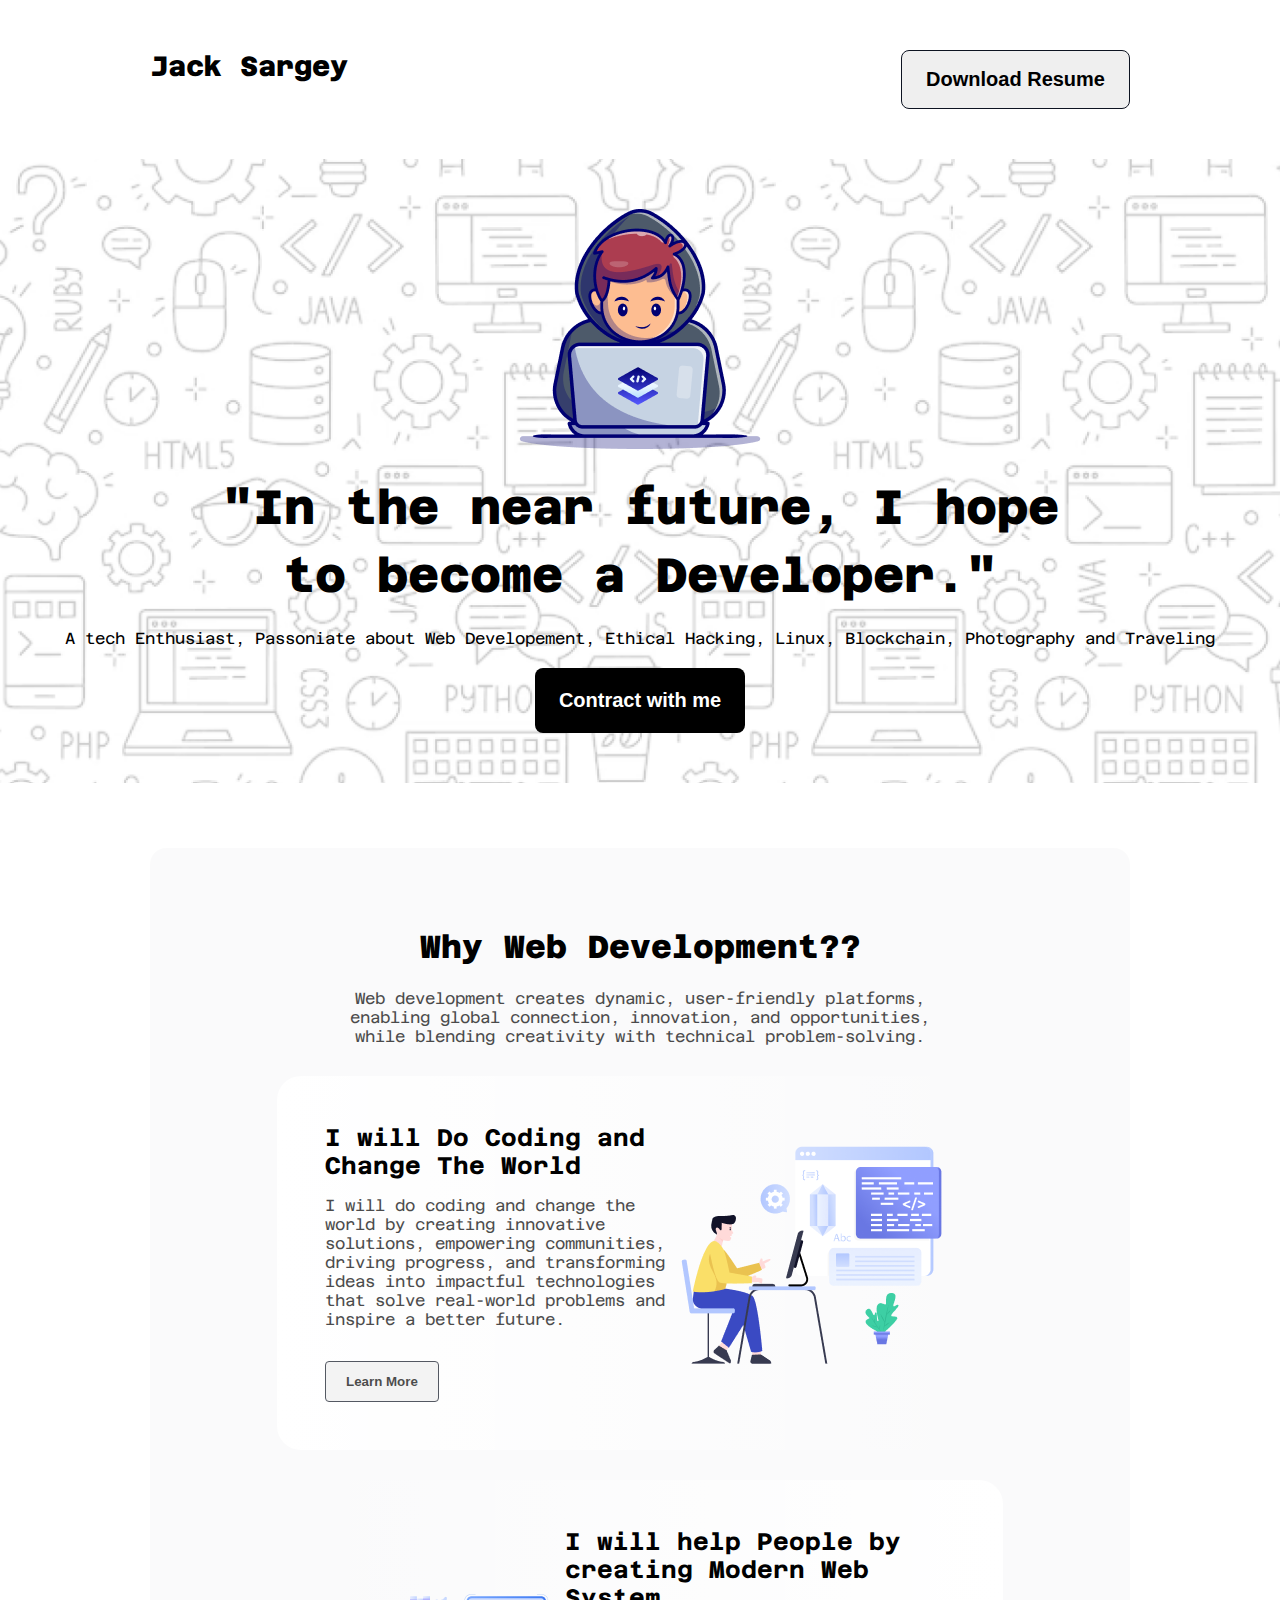
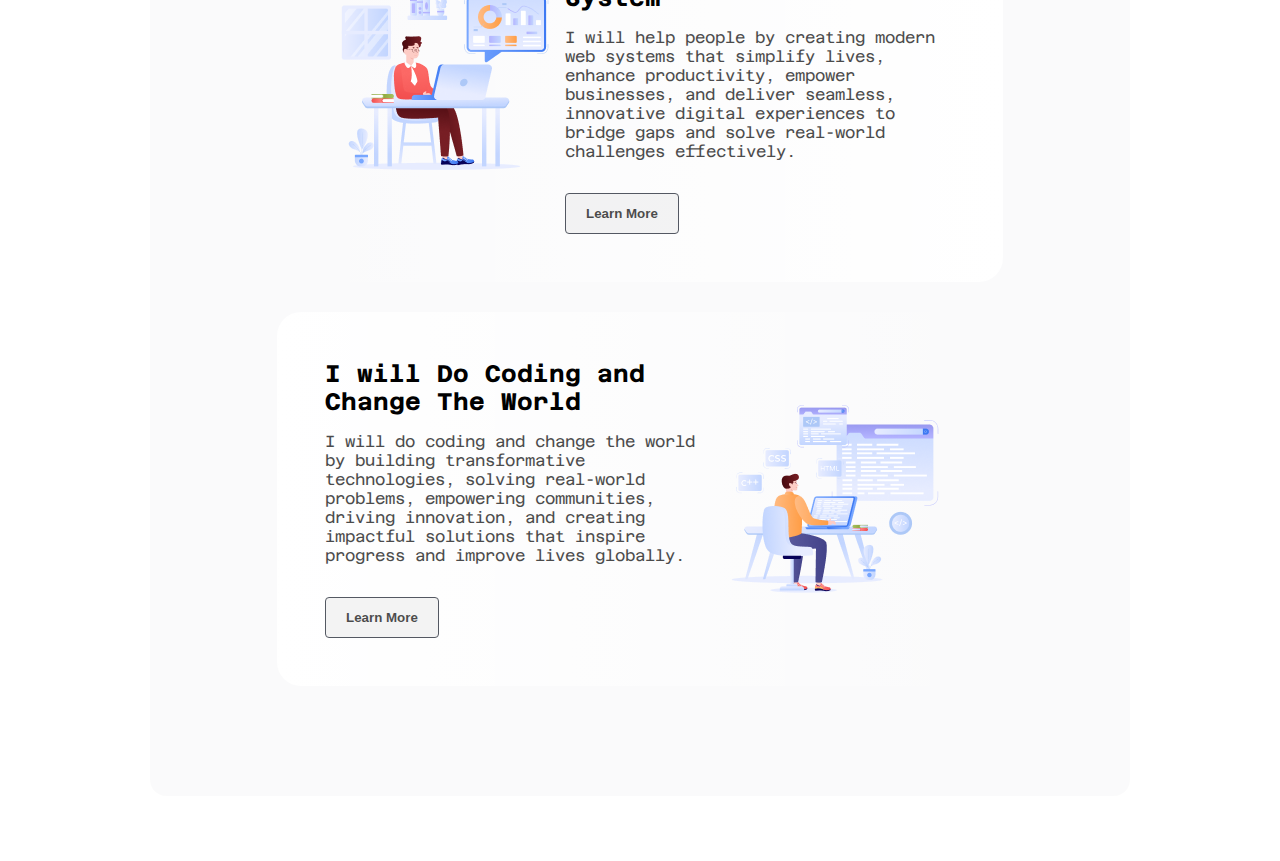
<file: index.html>
<!DOCTYPE html>
<html lang="en">

<head>
    <meta charset="UTF-8">
    <meta name="viewport" content="width=device-width, initial-scale=1.0">
    <title>Jack Sargey</title>
    <link rel="stylesheet" href="style.css">
    <link rel="shortcut icon" href="assets/favicon.png" type="image/x-icon">
</head>

<body>
    <header>
        <nav>
            <ul>
                <li class="logo">Jack Sargey</li>
                <li><a href="assets/Jaber_Ahmed_Europass.pdf" download=""><button>Download Resume</button></a></li>
            </ul>
        </nav>
        <div class="banner">
            <div>
                <img src="assets/Group.png" alt="">
            </div>
            <h1>"In the near future, I hope to become a Developer."</h1>
            <p>A tech Enthusiast, Passoniate about Web Developement, Ethical Hacking, Linux, Blockchain, Photography and
                Traveling</p>
            <button><a target="_blank" href="https://www.linkedin.com/in/jaber-ahmed-7175a11b0/">Contract with
                    me</a></button>
        </div>
    </header>
    <main>
        <section class="why-web-dev">
            <div class="why-me-container">
                <div class="why-me-info">
                    <h1>Why Web Development??</h1>
                    <p>Web development creates dynamic, user-friendly platforms, enabling global connection, innovation, and opportunities, while blending creativity with technical problem-solving.
                    </p>
                </div>
                <div class="code">
                    <div>
                        <h2>I will Do Coding and Change The World</h2>
                        <p>I will do coding and change the world by creating innovative solutions, empowering communities, driving progress, and transforming ideas into impactful technologies that solve real-world problems and inspire a better future.</p>
                        <button>Learn More</button>
                    </div>
                    <img src="assets/Group-3.png" alt="">
                </div>
                <div class="code second-code">
                    <div>
                        <h2>I will help People by creating Modern Web System</h2>
                        <p>I will help people by creating modern web systems that simplify lives, enhance productivity, empower businesses, and deliver seamless, innovative digital experiences to bridge gaps and solve real-world challenges effectively.</p>
                        <button>Learn More</button>
                    </div>
                    <img src="assets/Group-2.png" alt="">
                </div>
                <div class="code">
                    <div>
                        <h2>I will Do Coding and Change The World</h2>
                        <p>I will do coding and change the world by building transformative technologies, solving real-world problems, empowering communities, driving innovation, and creating impactful solutions that inspire progress and improve lives globally.</p>
                        <button>Learn More</button>
                    </div>
                    <img src="assets/Group-1.png" alt="">
                </div>
            </div>
        </section>
    </main>
    <footer></footer>
</body>

</html>
</file>
<file: style.css>
@import url('https://fonts.googleapis.com/css2?family=Azeret+Mono:ital,wght@0,100..900;1,100..900&display=swap');

* {
    margin: 0;
    padding: 0;
}

body {
    font-family: "Azeret Mono", serif;
}

nav,
main {
    margin: 0 150px;
}

button {
    cursor: pointer;
}

section {
    margin: 65px 0;
}

/* Nav style */
nav {
    padding: 50px 0;
}

nav ul {
    display: flex;
    justify-content: space-between;

}

nav ul li {
    list-style-type: none;
}

nav ul .logo {
    font-size: 28px;
    font-weight: 800;
}

nav ul button {
    padding: 17px 24px;
    border-radius: 8px;
    opacity: 0, 8;
    border: 1px solid #0D1321;
    font-size: 20px;
    font-weight: 600;
}

/* banner style */
.banner {
    background-image: url(assets/Hero-bg.png);
    background-repeat: no-repeat;
    background-size: cover;
    background-position: center;
    padding: 50px 0;
    text-align: center;
}

.banner div {
    text-align: center;
}

.banner h1 {
    font-size: 48px;
    font-weight: 800;
    line-height: 68px;
    padding: 20px 221px;

}

.banner button {
    background-color: black;
    color: white;
    font-size: 20px;
    font-weight: 600;
    padding: 21px 24px;
    border: none;
    border-radius: 8px;
    margin-top: 20px;
}

.banner button a {
    text-decoration: none;
    color: white;
}

/* why web dev section */
.why-web-dev {
    border-radius: 16px;
    background: rgba(13, 19, 33, 0.02);
}

.why-me-container {
    padding: 80px 97px;
}

.why-me-info {
    text-align: center;
}

.why-me-container h1 {
    font-size: 32px;
    font-weight: 800;
    padding-bottom: 24px;
}

.why-me-info>p {
    opacity: 0.7;
    width: 80%;
    margin: 0 auto;
}

.code {
    background: linear-gradient(to right, white, rgba(255, 255, 255, 0));
    border-radius: 24px;
    padding: 48px;
    margin: 30px;
    display: flex;
    gap: auto;
    justify-content: center;
    align-items: center;
}

.second-code {
    background: linear-gradient(to left, white, rgba(255, 255, 255, 0));
    flex-direction: row-reverse;
}

.code p {
    opacity: 0.7;
    padding: 16px 0 32px 0;
}

.code button {
    padding: 12px 20px;
    border: 1px solid #0D1321;
    opacity: 0.7;
    border-radius: 4px;
    font-weight: 600;
}

.code img {
    width: 100%;
}

/* inspiration section style */
.inspiration div {
    width: 80%;
    margin: 0 auto;
    text-align: center;
}

.inspiration p {
    opacity: 0.7;
    padding: 50px 0;
}

.inspiration-video {
    border: 1px solid gray;
    padding: 32px;
    border-radius: 16px;
}

.inspiration-video iframe {
    border-radius: 16px;
    width: 100%;
    height: 550px;
}

/* current info style */
.current-target-info {
    width: 80%;
    margin: 0 auto;
    text-align: center;
}

.current-target-info h1 {
    font-size: 32px;
    font-weight: 800;
}

.current-target-info p {
    padding: 24px 0 48px 0;
}

.learnig-cart-container {
    display: flex;
    gap: 24px;
    justify-content: center;
    align-items: center;
}

.learning-cart h1 {
    font-size: 24px;
    font-weight: 800;
}
.cart-1 {
    background-color: aqua;
    padding: 40px;
    display: flex;
    flex-direction: column;
    gap: 24px;
    border-radius: 16px;
    background: rgba(255, 76, 30, 0.05);
}

.cart-2 {
    background-color: aqua;
    padding: 40px;
    display: flex;
    flex-direction: column;
    gap: 24px;
    border-radius: 16px;
    background: rgba(0, 76, 232, 0.05);
}

.cart-3 {
    background-color: aqua;
    padding: 40px;
    display: flex;
    flex-direction: column;
    gap: 24px;
    border-radius: 16px;
    background: rgba(255, 223, 0, 0.05);
}
</file>
